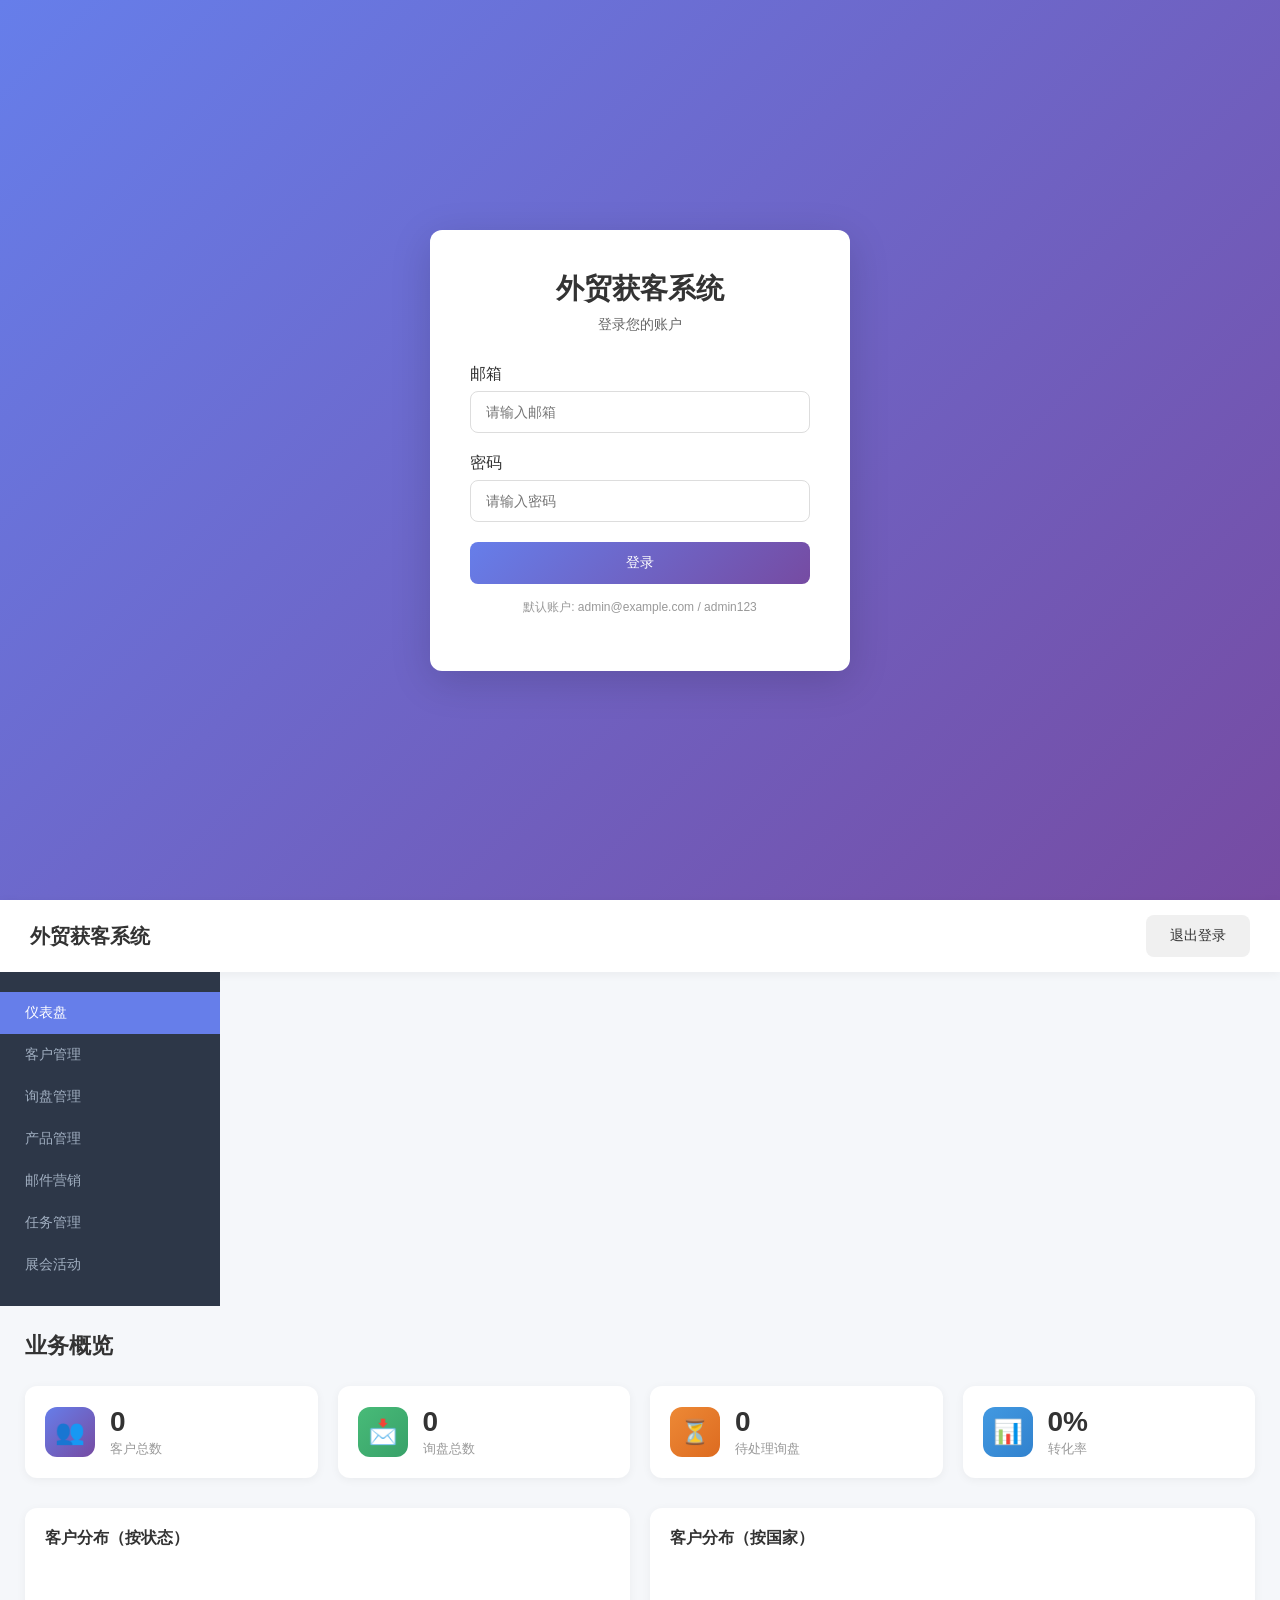
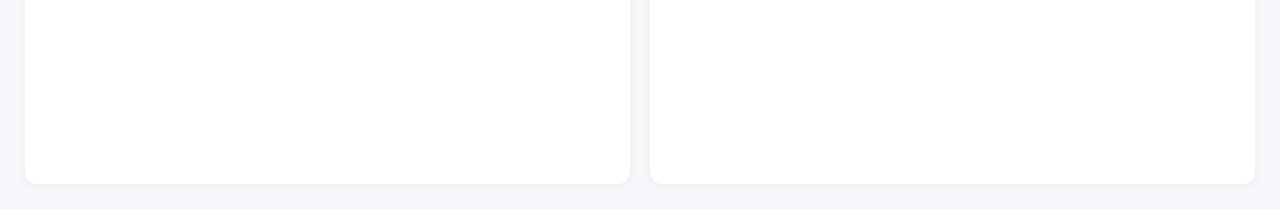
<file: trade_customer_system/frontend/index.html>
<!DOCTYPE html>
<html lang="zh-CN">
<head>
    <meta charset="UTF-8">
    <meta name="viewport" content="width=device-width, initial-scale=1.0">
    <title>外贸获客系统</title>
    <link rel="stylesheet" href="styles.css">
</head>
<body>
    <div id="app">
        <div id="login-screen" class="screen active">
            <div class="login-container">
                <div class="login-header">
                    <h1>外贸获客系统</h1>
                    <p>登录您的账户</p>
                </div>
                <form id="login-form">
                    <div class="form-group">
                        <label>邮箱</label>
                        <input type="email" id="login-email" placeholder="请输入邮箱" required>
                    </div>
                    <div class="form-group">
                        <label>密码</label>
                        <input type="password" id="login-password" placeholder="请输入密码" required>
                    </div>
                    <button type="submit" class="btn btn-primary">登录</button>
                </form>
                <p class="login-hint">默认账户: admin@example.com / admin123</p>
                <div id="login-error" class="error-message"></div>
            </div>
        </div>

        <div id="main-screen" class="screen">
            <header class="main-header">
                <div class="header-left">
                    <h1>外贸获客系统</h1>
                </div>
                <div class="header-right">
                    <span id="user-info"></span>
                    <button id="logout-btn" class="btn btn-secondary">退出登录</button>
                </div>
            </header>

            <nav class="sidebar">
                <ul>
                    <li><a href="#" data-view="dashboard" class="nav-link active">仪表盘</a></li>
                    <li><a href="#" data-view="customers" class="nav-link">客户管理</a></li>
                    <li><a href="#" data-view="inquiries" class="nav-link">询盘管理</a></li>
                    <li><a href="#" data-view="products" class="nav-link">产品管理</a></li>
                    <li><a href="#" data-view="emails" class="nav-link">邮件营销</a></li>
                    <li><a href="#" data-view="tasks" class="nav-link">任务管理</a></li>
                    <li><a href="#" data-view="events" class="nav-link">展会活动</a></li>
                </ul>
            </nav>

            <main class="main-content">
                <div id="dashboard-view" class="view active">
                    <div class="page-header">
                        <h2>业务概览</h2>
                    </div>
                    <div class="stats-grid">
                        <div class="stat-card">
                            <div class="stat-icon customers-icon">👥</div>
                            <div class="stat-content">
                                <div class="stat-value" id="stat-customers">0</div>
                                <div class="stat-label">客户总数</div>
                            </div>
                        </div>
                        <div class="stat-card">
                            <div class="stat-icon inquiries-icon">📩</div>
                            <div class="stat-content">
                                <div class="stat-value" id="stat-inquiries">0</div>
                                <div class="stat-label">询盘总数</div>
                            </div>
                        </div>
                        <div class="stat-card">
                            <div class="stat-icon pending-icon">⏳</div>
                            <div class="stat-content">
                                <div class="stat-value" id="stat-pending">0</div>
                                <div class="stat-label">待处理询盘</div>
                            </div>
                        </div>
                        <div class="stat-card">
                            <div class="stat-icon rate-icon">📊</div>
                            <div class="stat-content">
                                <div class="stat-value" id="stat-rate">0%</div>
                                <div class="stat-label">转化率</div>
                            </div>
                        </div>
                    </div>
                    <div class="charts-section">
                        <div class="chart-card">
                            <h3>客户分布（按状态）</h3>
                            <div id="customer-status-chart" class="chart"></div>
                        </div>
                        <div class="chart-card">
                            <h3>客户分布（按国家）</h3>
                            <div id="customer-country-chart" class="chart"></div>
                        </div>
                    </div>
                </div>

                <div id="customers-view" class="view">
                    <div class="page-header">
                        <h2>客户管理</h2>
                        <button id="add-customer-btn" class="btn btn-primary">添加客户</button>
                    </div>
                    <div class="search-bar">
                        <input type="text" id="customer-search" placeholder="搜索客户名称或联系人">
                        <select id="customer-status-filter">
                            <option value="">全部状态</option>
                            <option value="potential">潜在客户</option>
                            <option value="contacted">已联系</option>
                            <option value="negotiating">洽谈中</option>
                            <option value="converted">已成交</option>
                        </select>
                    </div>
                    <table id="customers-table" class="data-table">
                        <thead>
                            <tr>
                                <th>公司名称</th>
                                <th>联系人</th>
                                <th>邮箱</th>
                                <th>国家</th>
                                <th>状态</th>
                                <th>评分</th>
                                <th>操作</th>
                            </tr>
                        </thead>
                        <tbody></tbody>
                    </table>
                </div>

                <div id="inquiries-view" class="view">
                    <div class="page-header">
                        <h2>询盘管理</h2>
                        <button id="add-inquiry-btn" class="btn btn-primary">添加询盘</button>
                    </div>
                    <div class="search-bar">
                        <select id="inquiry-status-filter">
                            <option value="">全部状态</option>
                            <option value="pending">待处理</option>
                            <option value="replied">已回复</option>
                            <option value="negotiating">洽谈中</option>
                            <option value="closed">已关闭</option>
                        </select>
                    </div>
                    <table id="inquiries-table" class="data-table">
                        <thead>
                            <tr>
                                <th>主题</th>
                                <th>客户</th>
                                <th>产品</th>
                                <th>数量</th>
                                <th>预算</th>
                                <th>状态</th>
                                <th>优先级</th>
                                <th>操作</th>
                            </tr>
                        </thead>
                        <tbody></tbody>
                    </table>
                </div>

                <div id="products-view" class="view">
                    <div class="page-header">
                        <h2>产品管理</h2>
                        <button id="add-product-btn" class="btn btn-primary">添加产品</button>
                    </div>
                    <table id="products-table" class="data-table">
                        <thead>
                            <tr>
                                <th>产品名称</th>
                                <th>类别</th>
                                <th>型号</th>
                                <th>价格</th>
                                <th>最小订单</th>
                                <th>操作</th>
                            </tr>
                        </thead>
                        <tbody></tbody>
                    </table>
                </div>

                <div id="emails-view" class="view">
                    <div class="page-header">
                        <h2>邮件营销</h2>
                        <button id="send-email-btn" class="btn btn-primary">发送邮件</button>
                    </div>
                    <div class="search-bar">
                        <input type="number" id="email-customer-filter" placeholder="客户ID">
                    </div>
                    <table id="emails-table" class="data-table">
                        <thead>
                            <tr>
                                <th>客户ID</th>
                                <th>主题</th>
                                <th>状态</th>
                                <th>发送时间</th>
                            </tr>
                        </thead>
                        <tbody></tbody>
                    </table>
                </div>

                <div id="tasks-view" class="view">
                    <div class="page-header">
                        <h2>任务管理</h2>
                        <button id="add-task-btn" class="btn btn-primary">添加任务</button>
                    </div>
                    <div class="search-bar">
                        <select id="task-status-filter">
                            <option value="">全部状态</option>
                            <option value="pending">待处理</option>
                            <option value="in_progress">进行中</option>
                            <option value="completed">已完成</option>
                        </select>
                    </div>
                    <table id="tasks-table" class="data-table">
                        <thead>
                            <tr>
                                <th>标题</th>
                                <th>描述</th>
                                <th>优先级</th>
                                <th>状态</th>
                                <th>截止日期</th>
                                <th>负责人</th>
                                <th>操作</th>
                            </tr>
                        </thead>
                        <tbody></tbody>
                    </table>
                </div>

                <div id="events-view" class="view">
                    <div class="page-header">
                        <h2>展会活动</h2>
                        <button id="add-event-btn" class="btn btn-primary">添加活动</button>
                    </div>
                    <table id="events-table" class="data-table">
                        <thead>
                            <tr>
                                <th>活动名称</th>
                                <th>描述</th>
                                <th>日期</th>
                                <th>地点</th>
                                <th>类型</th>
                                <th>预计人数</th>
                            </tr>
                        </thead>
                        <tbody></tbody>
                    </table>
                </div>
            </main>
        </div>
    </div>

    <div id="modal-overlay" class="modal-overlay">
        <div id="modal-content" class="modal-content">
            <div class="modal-header">
                <h3 id="modal-title">添加客户</h3>
                <button id="close-modal" class="close-modal">×</button>
            </div>
            <form id="modal-form">
                <div id="modal-body"></div>
                <div class="modal-footer">
                    <button type="button" id="cancel-modal" class="btn btn-secondary">取消</button>
                    <button type="submit" class="btn btn-primary">保存</button>
                </div>
            </form>
        </div>
    </div>

    <script src="app.js"></script>
</body>
</html>
</file>
<file: trade_customer_system/frontend/styles.css>
* {
    margin: 0;
    padding: 0;
    box-sizing: border-box;
}

body {
    font-family: -apple-system, BlinkMacSystemFont, 'Segoe UI', Roboto, 'Helvetica Neue', Arial, sans-serif;
    background-color: #f5f7fa;
    min-height: 100vh;
}

.screen {
    display: none;
}

.screen.active {
    display: block;
}

#login-screen {
    display: flex;
    justify-content: center;
    align-items: center;
    min-height: 100vh;
    background: linear-gradient(135deg, #667eea 0%, #764ba2 100%);
}

.login-container {
    background: white;
    padding: 40px;
    border-radius: 12px;
    box-shadow: 0 10px 40px rgba(0, 0, 0, 0.15);
    width: 100%;
    max-width: 420px;
}

.login-header {
    text-align: center;
    margin-bottom: 30px;
}

.login-header h1 {
    color: #333;
    margin-bottom: 8px;
    font-size: 28px;
}

.login-header p {
    color: #666;
    font-size: 14px;
}

.form-group {
    margin-bottom: 20px;
}

.form-group label {
    display: block;
    margin-bottom: 6px;
    color: #333;
    font-weight: 500;
}

.form-group input {
    width: 100%;
    padding: 12px 15px;
    border: 1px solid #ddd;
    border-radius: 8px;
    font-size: 14px;
    transition: border-color 0.3s;
}

.form-group input:focus {
    outline: none;
    border-color: #667eea;
}

.btn {
    padding: 12px 24px;
    border: none;
    border-radius: 8px;
    font-size: 14px;
    font-weight: 500;
    cursor: pointer;
    transition: all 0.3s;
}

.btn-primary {
    background: linear-gradient(135deg, #667eea 0%, #764ba2 100%);
    color: white;
    width: 100%;
}

.btn-primary:hover {
    transform: translateY(-2px);
    box-shadow: 0 5px 20px rgba(102, 126, 234, 0.4);
}

.btn-secondary {
    background: #f0f0f0;
    color: #333;
}

.btn-secondary:hover {
    background: #e0e0e0;
}

.login-hint {
    text-align: center;
    margin-top: 15px;
    font-size: 12px;
    color: #999;
}

.error-message {
    color: #e74c3c;
    text-align: center;
    margin-top: 15px;
    font-size: 14px;
}

#main-screen {
    display: flex;
    flex-direction: column;
    min-height: 100vh;
}

.main-header {
    background: white;
    padding: 15px 30px;
    display: flex;
    justify-content: space-between;
    align-items: center;
    box-shadow: 0 2px 10px rgba(0, 0, 0, 0.05);
}

.header-left h1 {
    color: #333;
    font-size: 20px;
}

.header-right {
    display: flex;
    align-items: center;
    gap: 15px;
}

#user-info {
    color: #666;
    font-size: 14px;
}

.main-content {
    flex: 1;
    display: flex;
}

.sidebar {
    width: 220px;
    background: #2d3748;
    padding: 20px 0;
}

.sidebar ul {
    list-style: none;
}

.nav-link {
    display: block;
    padding: 12px 25px;
    color: #a0aec0;
    text-decoration: none;
    font-size: 14px;
    transition: all 0.3s;
}

.nav-link:hover {
    background: #4a5568;
    color: white;
}

.nav-link.active {
    background: #667eea;
    color: white;
}

.main-content > div {
    flex: 1;
    padding: 25px;
    overflow-y: auto;
}

.page-header {
    display: flex;
    justify-content: space-between;
    align-items: center;
    margin-bottom: 25px;
}

.page-header h2 {
    color: #333;
    font-size: 22px;
}

.search-bar {
    display: flex;
    gap: 15px;
    margin-bottom: 20px;
}

.search-bar input,
.search-bar select {
    padding: 10px 15px;
    border: 1px solid #ddd;
    border-radius: 6px;
    font-size: 14px;
}

.data-table {
    width: 100%;
    border-collapse: collapse;
    background: white;
    border-radius: 8px;
    overflow: hidden;
    box-shadow: 0 2px 10px rgba(0, 0, 0, 0.05);
}

.data-table th,
.data-table td {
    padding: 12px 15px;
    text-align: left;
    border-bottom: 1px solid #eee;
}

.data-table th {
    background: #f8f9fa;
    font-weight: 600;
    color: #555;
    font-size: 13px;
}

.data-table tr:hover {
    background: #f8f9fa;
}

.data-table .btn {
    padding: 6px 12px;
    font-size: 12px;
    margin-right: 5px;
}

.btn-edit {
    background: #38a169;
    color: white;
}

.btn-edit:hover {
    background: #2f855a;
}

.btn-delete {
    background: #e53e3e;
    color: white;
}

.btn-delete:hover {
    background: #c53030;
}

.stats-grid {
    display: grid;
    grid-template-columns: repeat(auto-fit, minmax(200px, 1fr));
    gap: 20px;
    margin-bottom: 30px;
}

.stat-card {
    background: white;
    padding: 20px;
    border-radius: 12px;
    display: flex;
    align-items: center;
    gap: 15px;
    box-shadow: 0 2px 10px rgba(0, 0, 0, 0.05);
}

.stat-icon {
    width: 50px;
    height: 50px;
    border-radius: 12px;
    display: flex;
    justify-content: center;
    align-items: center;
    font-size: 24px;
}

.customers-icon {
    background: linear-gradient(135deg, #667eea 0%, #764ba2 100%);
}

.inquiries-icon {
    background: linear-gradient(135deg, #48bb78 0%, #38a169 100%);
}

.pending-icon {
    background: linear-gradient(135deg, #ed8936 0%, #dd6b20 100%);
}

.rate-icon {
    background: linear-gradient(135deg, #4299e1 0%, #3182ce 100%);
}

.stat-content {
    flex: 1;
}

.stat-value {
    font-size: 28px;
    font-weight: 700;
    color: #333;
}

.stat-label {
    font-size: 13px;
    color: #999;
    margin-top: 2px;
}

.charts-section {
    display: grid;
    grid-template-columns: repeat(auto-fit, minmax(300px, 1fr));
    gap: 20px;
}

.chart-card {
    background: white;
    padding: 20px;
    border-radius: 12px;
    box-shadow: 0 2px 10px rgba(0, 0, 0, 0.05);
}

.chart-card h3 {
    color: #333;
    margin-bottom: 15px;
    font-size: 16px;
}

.chart {
    height: 200px;
    display: flex;
    align-items: flex-end;
    justify-content: space-around;
    padding: 10px 0;
}

.chart-bar {
    width: 40px;
    background: linear-gradient(135deg, #667eea 0%, #764ba2 100%);
    border-radius: 4px 4px 0 0;
    position: relative;
    transition: height 0.5s;
}

.chart-bar:hover {
    opacity: 0.8;
}

.chart-bar-label {
    position: absolute;
    bottom: -20px;
    left: 50%;
    transform: translateX(-50%);
    font-size: 11px;
    color: #666;
    white-space: nowrap;
}

.chart-bar-value {
    position: absolute;
    top: -25px;
    left: 50%;
    transform: translateX(-50%);
    font-size: 12px;
    font-weight: 600;
    color: #333;
}

.modal-overlay {
    display: none;
    position: fixed;
    top: 0;
    left: 0;
    right: 0;
    bottom: 0;
    background: rgba(0, 0, 0, 0.5);
    justify-content: center;
    align-items: center;
    z-index: 1000;
}

.modal-overlay.active {
    display: flex;
}

.modal-content {
    background: white;
    border-radius: 12px;
    width: 90%;
    max-width: 500px;
    max-height: 90vh;
    overflow-y: auto;
}

.modal-header {
    display: flex;
    justify-content: space-between;
    align-items: center;
    padding: 20px;
    border-bottom: 1px solid #eee;
}

.modal-header h3 {
    color: #333;
    font-size: 18px;
}

.close-modal {
    background: none;
    border: none;
    font-size: 24px;
    cursor: pointer;
    color: #999;
    padding: 0 10px;
}

.close-modal:hover {
    color: #333;
}

#modal-body {
    padding: 20px;
}

#modal-body .form-group {
    margin-bottom: 15px;
}

#modal-body input,
#modal-body select,
#modal-body textarea {
    width: 100%;
    padding: 10px 15px;
    border: 1px solid #ddd;
    border-radius: 6px;
    font-size: 14px;
}

#modal-body textarea {
    resize: vertical;
    min-height: 80px;
}

.modal-footer {
    display: flex;
    justify-content: flex-end;
    gap: 10px;
    padding: 20px;
    border-top: 1px solid #eee;
}

.status-badge {
    display: inline-block;
    padding: 4px 10px;
    border-radius: 20px;
    font-size: 12px;
    font-weight: 500;
}

.status-potential {
    background: #ebf8ff;
    color: #3182ce;
}

.status-contacted {
    background: #f0fff4;
    color: #38a169;
}

.status-negotiating {
    background: #fffaf0;
    color: #d69e2e;
}

.status-converted {
    background: #f0fff4;
    color: #38a169;
}

.status-pending {
    background: #fff5f5;
    color: #e53e3e;
}

.status-replied {
    background: #ebf8ff;
    color: #3182ce;
}

.priority-high {
    color: #e53e3e;
    font-weight: 600;
}

.priority-normal {
    color: #d69e2e;
}

.priority-low {
    color: #666;
}

.view {
    display: none;
}

.view.active {
    display: block;
}
</file>
